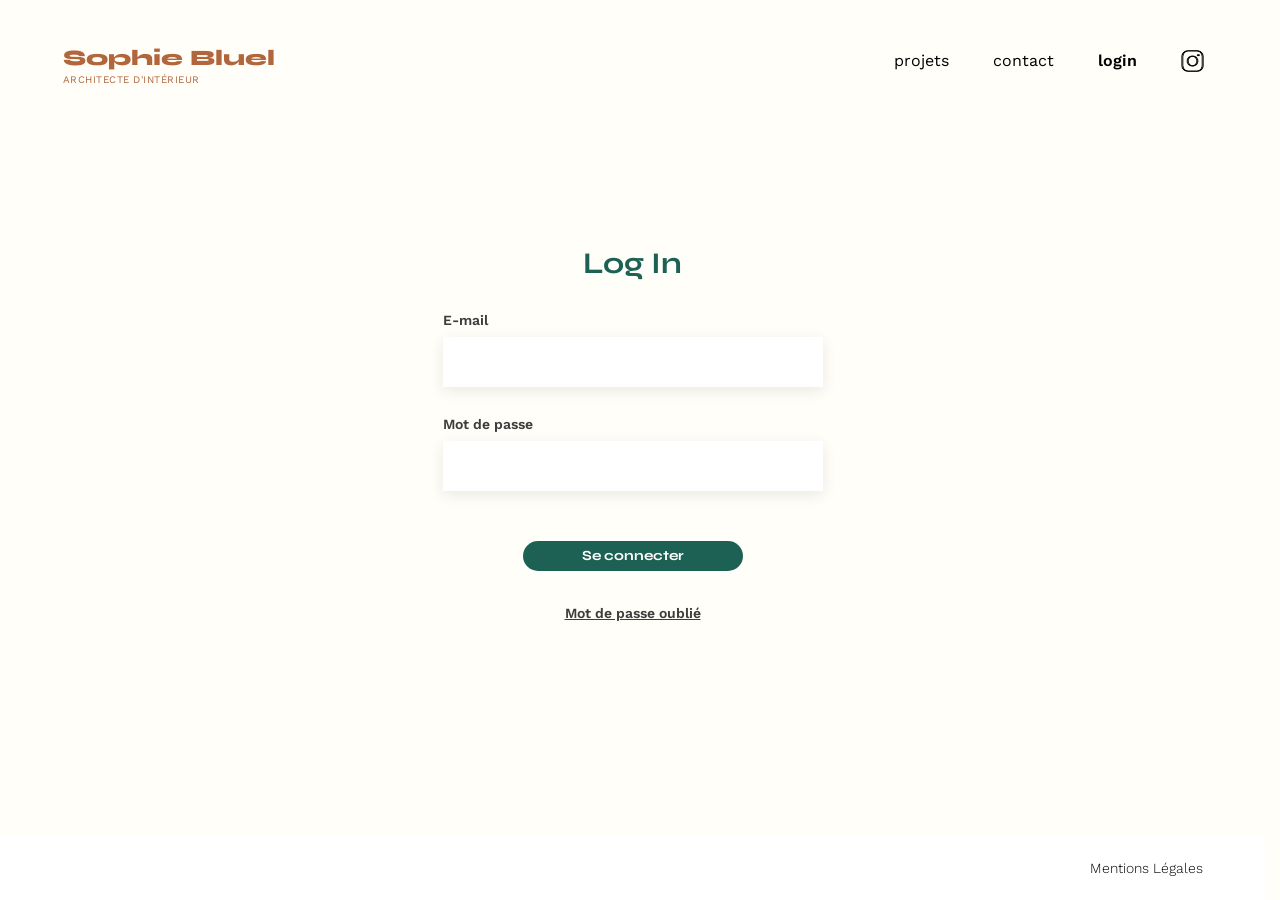
<file: login.html>
<!doctype html>
<html lang="fr">
  <head>
    <meta charset="UTF-8" />
    <title>Sophie Bluel - Login</title>
    <meta name="viewport" content="width=device-width, initial-scale=1.0" />
    <link rel="preconnect" href="https://fonts.googleapis.com" />
    <link rel="preconnect" href="https://fonts.gstatic.com" crossorigin />
    <link
      href="https://fonts.googleapis.com/css2?family=Syne:wght@700;800&family=Work+Sans&display=swap"
      rel="stylesheet"
    />
    <link rel="stylesheet" href="./assets/style.css" />
  </head>
  <body>
    <header>
      <h1>Sophie Bluel <span>Architecte d'intérieur</span></h1>
      <nav>
        <ul>
          <li><a href="index.html#portfolio">projets</a></li>
          <li><a href="index.html#contact">contact</a></li>
          <li class="nav--active">login</li>
          <li><img src="./assets/icons/instagram.png" alt="Instagram" /></li>
        </ul>
      </nav>
    </header>

    <main>
      <section class="login">
        <h2 class="login__title">Log In</h2>
        <form action="#" method="post" class="login__form">
          <label for="email" class="login__label">E-mail</label>
          <input type="email" name="email" id="email" class="login__input" />

          <label for="password" class="login__label">Mot de passe</label>
          <input
            type="password"
            name="password"
            id="password"
            class="login__input"
          />

          <input type="submit" value="Se connecter" class="login__submit" />

          <a href="#" class="login__link">Mot de passe oublié</a>
        </form>
      </section>
    </main>

    <footer>
      <nav>
        <ul>
          <li>Mentions Légales</li>
        </ul>
      </nav>
    </footer>
    <script src="./assets/Javascripts/login.js" defer></script>
  </body>
</html>
</file>
<file: assets/style.css>
:root {
    --primary-color: #1D6154;
    --primary-hover: #0E2F28;
    --secondary-color: #B1663C;
    --bg-color: #FFFEF8;
    --text-dark: #3D3D3D;
    --text-light: #444444;
    --white: #FFFFFF;
    --black: #000000;
    --gray-light: #B3B3B3;
    --blue-dropzone: #E8F1F6;
    --blue-dropzone-btn: #CBD6DC;
    --blue-dropzone-text: #306685;
    --disabled-gray: #A7A7A7;
}

html {
    font-size: 62.5%;
    scrollbar-gutter: stable;
}

body, div, span, applet, object, iframe,
h1, h2, h3, h4, h5, h6, p, blockquote, pre,
a, abbr, acronym, address, big, cite, code,
del, dfn, em, img, ins, kbd, q, s, samp,
small, strike, strong, sub, sup, tt, var,
b, u, i, center, dl, dt, dd, ol, ul, li,
fieldset, form, label, legend,
table, caption, tbody, tfoot, thead, tr, th, td,
article, aside, canvas, details, embed,
figure, figcaption, footer, header, hgroup,
menu, nav, output, ruby, section, summary,
time, mark, audio, video {
    margin: 0;
    padding: 0;
    border: 0;
    font-size: 100%;
    font: inherit;
    vertical-align: baseline;
}

article, aside, details, figcaption, figure,
footer, header, hgroup, menu, nav, section {
    display: block;
}

ol, ul { list-style: none; }
blockquote, q { quotes: none; }
blockquote:before, blockquote:after,
q:before, q:after { content: ''; content: none; }
table { border-collapse: collapse; border-spacing: 0; }

body {
    display: flex;
    flex-direction: column;
    min-height: 100vh;
    font-family: 'Work Sans';
    font-size: 1.4rem;  
    line-height: 1;
    background-color: var(--bg-color);
}

header, main {
    max-width: 114rem;
    margin-left: auto;
    margin-right: auto;
    width: 100%;
}

main { flex: 1; }

section { margin: 5rem 0; }

h1 {
    display: flex;
    flex-direction: column;
    font-family: 'Syne';
    font-size: 2.2rem;
    font-weight: 800;
    color: var(--secondary-color);
    line-height: 0.8;
}

h1 > span {
    font-family: 'Work Sans';
    font-size: 1rem;
    text-transform: uppercase;
    margin-top: 0.8rem;
    font-weight: 400;
    letter-spacing: 0.05em;
}

h2 {
    font-family: 'Syne';
    font-weight: 700;
    font-size: 3rem;
    color: var(--primary-color);
}

/* HEADER */
header {
    display: flex;
    justify-content: space-between;
    margin: 5rem auto;
}

header nav a {
    text-decoration: none;
    color: var(--black);
}

nav ul {
    display: flex;
    align-items: center;
    list-style-type: none;
    gap: 4.4rem;
}

nav li {
    font-family: 'Work Sans';
    font-weight: 400;
    font-size: 1.6rem;
    line-height: 1;
    text-align: center;
    vertical-align: bottom;
}

nav li img {
    width: 2.2rem;
    height: 2.2rem;
    display: block;
    filter: drop-shadow(0.1rem 0 0 var(--black));
}

li:hover { 
    color: var(--black); 
    font-weight: 700; 
}

.nav--active { font-weight: 600; }

/* SECTION INTRO */
#introduction {
    display: flex;
    align-items: center;
    justify-content: center;
    margin-bottom: 14rem;
}

#introduction figure, #introduction article {
    flex: 1;
}

#introduction img {
    display: block;
    margin: auto;
    width: 80%;
}

#introduction h2 { margin-bottom: 1em; }
#introduction p { margin-bottom: 1.5em; color: var(--text-dark); width: 40.4rem; }

/* PORTFOLIO & FILTRES */
.portfolio__header {
    display: flex;
    justify-content: center;
    align-items: center;
    gap: 3rem;
    margin-bottom: 5rem;
}

.portfolio__header h2 { margin: 0; }

.filters {
    display: flex;
    justify-content: center;
    gap: 1rem;
    margin-bottom: 5rem;
}

.filters__btn {
    font-family: 'Syne';
    font-weight: 700;
    font-size: 1.5rem;
    color: var(--primary-color);
    background-color: var(--bg-color);
    border: 0.1rem solid var(--primary-color);
    border-radius: 2.5rem;
    padding: 0.8rem 1.5rem;
    cursor: pointer;
    text-align: center;
}

.filters__btn--active, .filters__btn:hover {
    background-color: var(--primary-color);
    color: var(--white);
}

.filters__btn:hover {
    background-color: var(--primary-hover);
    border-color: var(--primary-hover);
}

.gallery {
    width: 90%;
    margin: 0 auto;
    display: grid;
    grid-template-columns: 1fr 1fr 1fr;
    grid-column-gap: 2rem;
    grid-row-gap: 2rem;
}

.gallery img {
    width: 100%;
    height: 45rem;
    object-fit: cover;
    display: block;
}

.gallery figcaption {
    font-family: 'Work Sans';
    font-weight: 400;
    font-size: 1.3rem;
    line-height: 1;
    color: var(--text-dark);
    margin-top: 0.7rem;
}

/* FORM CONTACT */
#contact {
    width: 35%;
    margin: auto;
}

#contact > * { text-align: center; }
#contact h2 { margin-bottom: 2rem; }

#contact p {
    font-family: 'Work Sans';
    font-weight: 400;
    font-size: 1.4rem;
    line-height: 1;
    color: var(--text-dark);
    margin-bottom: 3rem;
}

#contact form {
    text-align: left;
    margin-top: 3rem;
    display: flex;
    flex-direction: column;
}

#contact label {
    font-family: 'Work Sans';
    font-weight: 500;
    font-size: 1.4rem;
    line-height: 1;
    color: var(--text-dark);
    margin: 2rem 0 0.7rem 0;
    display: block;
}

#contact input {
    height: 5rem;
    font-size: 1.2em;
    border: none;
    box-shadow: 0 0.4rem 1.4rem rgba(0, 0, 0, 0.09);
}

input[type="submit"] {
    font-family: 'Syne';
    font-weight: 700;
    color: var(--white);
    background-color: var(--primary-color);
    margin: 2rem auto;
    width: 22rem;
    height: 3rem;
    text-align: center;
    border-radius: 6rem;
    border: none;
    cursor: pointer;
    display: block;
}

input[type="submit"]:hover {
    background-color: var(--primary-hover);
}

/* FOOTER */
footer {
    background-color: var(--white);
    width: 100%;
}

footer nav ul {
    max-width: 114rem; 
    margin: 0 auto;
    display: flex;
    justify-content: flex-end;
    padding: 2.5rem 0;
}

footer li {
    font-family: 'Work Sans';
    font-size: 1.4rem;
    font-weight: 300;
    line-height: 1;
    color: var(--black);
}

/* LOGIN */
.login {
    max-width: 38rem; 
    margin: 10% auto;
    text-align: center;
}

.login__title {
    font-family: 'Syne';
    font-weight: 700;
    color: var(--primary-color);
    font-size: 3rem;
    margin-bottom: 3.5rem;
}

.login__form {
    display: flex;
    flex-direction: column;
    text-align: left;
}

.login__label {
    font-size: 1.4rem;
    margin-bottom: 1rem;
    color: var(--text-dark);
    font-weight: 600;
}

.login__input {
    height: 5rem;
    font-size: 1.6rem;
    border: none;
    background: var(--white);
    box-shadow: 0 0.4rem 1.4rem rgba(0, 0, 0, 0.09);
    margin-bottom: 3rem;
    padding-left: 1.5rem;
    box-sizing: border-box;
}

.login__submit {
    font-family: 'Syne';
    font-weight: 700;
    color: var(--white);
    background-color: var(--primary-color);
    margin: 1rem auto;
    width: 18rem;
    height: 3.8rem;
    border-radius: 6rem;
    border: none;
    cursor: pointer;
    font-size: 1.4rem;
}

.login__submit:hover {
    background-color: var(--primary-hover);
}

.login__link {
    display: block;
    font-size: 1.4rem;
    color: var(--text-dark);
    text-decoration: underline;
    text-align: center;
    margin-top: 1.5rem;
    font-weight: 600;
}

/* mode Edit */
.edit-bar {
    display: none;
    background-color: var(--black);
    color: var(--white);
    width: 100%;
    height: 5.9rem;
    justify-content: center;
    align-items: center;
    gap: 1.5rem;
}

.edit__btn {
    display: none;
    align-items: center;
    line-height: 1;
    text-decoration: none;
    color: var(--black);
    font-size: 1.4rem;
    font-family: 'Work Sans';
    font-weight: 400;
    gap: 0.8rem;
}

/* MODALE */
.modal {
    position: fixed;
    top: 0; left: 0;
    width: 100%; height: 100%;
    background: rgba(0, 0, 0, 0.3);
    display: flex; align-items: center; justify-content: center;
    z-index: 2000;
}

.modal__wrapper {
    background-color: var(--white);
    width: 63rem;
    max-width: 90%;
    padding: 3rem;
    border-radius: 1rem;
    position: relative;
}

.modal__header {
    display: flex;
    justify-content: space-between;
    margin-bottom: 1rem;
}

.modal__back, .modal__close {
    background: none; border: none;
    font-size: 2rem; cursor: pointer;
}

.modal__view {
    display: flex; flex-direction: column;
    align-items: center;
    padding: 0 10%;
}

.modal__title {
    font-family: 'Work Sans'; 
    font-size: 2.6rem;
    margin-bottom: 4.5rem; 
    font-weight: 400;
}

/* Modale - Galerie */
.modal__gallery {
    display: grid;
    grid-template-columns: repeat(5, 1fr);
    gap: 0.8rem; width: 100%;
}

.modal__gallery-item {
    position: relative;
    width: 100%;
}

.modal__gallery-item img {
    width: 100%;
    height: 13rem;
    object-fit: cover;
    display: block;
}

.modal__trash {
    position: absolute;
    top: 0.5rem; right: 0.5rem;
    background-color: var(--black);
    color: var(--white);
    width: 1.7rem; height: 1.7rem;
    display: flex; align-items: center; justify-content: center;
    border-radius: 0.2rem;
    font-size: 1rem; cursor: pointer;
}

/* Modale - Vue Formulaire ajout */
.modal__form { 
    width: 100%; 
    display: flex; 
    flex-direction: column; 
}

.modal__dropzone {
    background-color: var(--blue-dropzone);
    border-radius: 0.3rem;
    height: 16.9rem;
    display: flex;
    align-items: center; 
    justify-content: center;
    margin-bottom: 3rem;
}

.modal__dropzone-content {
    display: flex;
    flex-direction: column;
    align-items: center;
    gap: 1.5rem;
    height: 100%;
    width: 100%;
    justify-content: center;
}

.modal__dropzone i { font-size: 7.6rem; color: #B9C5CC; }

.modal__dropzone-label {
    background-color: var(--blue-dropzone-btn);
    color: var(--blue-dropzone-text);
    padding: 1rem 3.3rem;
    border-radius: 5rem;
    font-weight: 600; 
    cursor: pointer;
}

.modal__dropzone p { font-size: 1rem; color: var(--text-light); }
.modal__preview { max-height: 100%; object-fit: contain; }

.modal__inputs label {
    font-family: 'Work Sans';
    font-weight: 500;
    font-size: 1.4rem;
    line-height: 1;
    color: var(--text-dark);
    margin: 2rem 0 1rem 0;
    display: block;
}

.modal__inputs input, .modal__inputs select {
    width: 100%;
    height: 5rem;
    border: none;
    box-shadow: 0 0.4rem 1.4rem rgba(0, 0, 0, 0.09);
    padding: 0 1.5rem;
    box-sizing: border-box;
    font-family: 'Work Sans';
    font-weight: 400;
    font-size: 1.4rem;
    line-height: 1;
    color: var(--text-light);
}

/* Modale - Separateur et Boutons */
.modal__separator { 
    width: 100%; 
    border: 0; 
    border-top: 0.1rem solid var(--gray-light); 
    margin: 4.5rem 0 2rem 0; 
}

.modal__btn {
    width: 20rem;
    height: 3.6rem;
    font-family: 'Syne';
    font-weight: 700;
    font-size: 1.4rem;
    background-color: var(--primary-color);
    color: var(--white);
    border: none;
    border-radius: 6rem;
    cursor: pointer;
    display: block;
    margin: 0 auto;
    text-align: center;
}

.modal__btn:hover {
    background-color: var(--primary-hover);
}

.modal__view input.modal__btn--submit {
    width: 25rem;
    height: 3.6rem;
    font-family: 'Syne';
    font-weight: 700;
    font-size: 1.4rem;
    color: var(--white);
    background-color: var(--primary-color);
    border: none;
    border-radius: 6rem;
    cursor: pointer;
    display: block;
    margin: 0 auto;
    text-align: center;
}

.modal__view input.modal__btn--submit:not(:disabled):hover {
    background-color: var(--primary-hover);
}

.modal__view input.modal__btn--submit:disabled {
    background-color: var(--disabled-gray);
    cursor: not-allowed;
}
</file>
